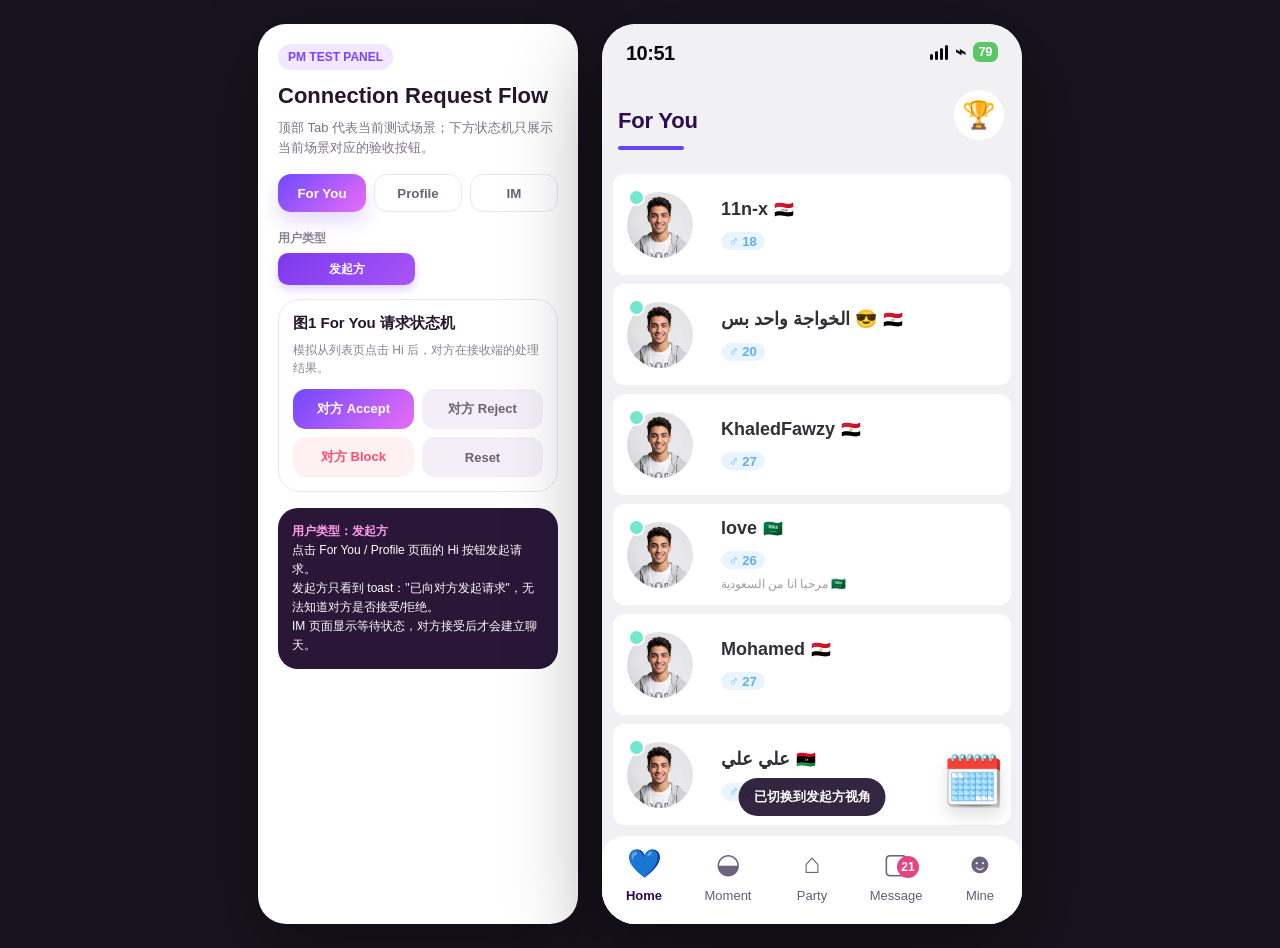
<file: index.html>
<!DOCTYPE html>
<!-- saved from url=(0053)file:///Users/shilv/Downloads/html-preview%20(2).html -->
<html lang="en">
<head>
  <meta http-equiv="Content-Type" content="text/html; charset=UTF-8">
  <meta name="viewport" content="width=device-width, initial-scale=1.0">
  <title>Laka Connection Request Flow</title>
  <link rel="stylesheet" href="style.css">
</head>

<body>
  <aside class="test-panel">
    <div class="panel-label">PM TEST PANEL</div>
    <div class="panel-title">Connection Request Flow</div>
    <div class="panel-desc">
      顶部 Tab 代表当前测试场景；下方状态机只展示当前场景对应的验收按钮。
    </div>

    <div class="switcher">
      <button class="active" data-page="home" onclick="showPage('home')">For You</button>
      <button data-page="profile" onclick="showPage('profile')">Profile</button>
      <button data-page="im" onclick="showPage('im')">IM</button>
    </div>

    <!-- 用户类型切换 -->
    <div style="margin-bottom:14px" id="userTypeSection">
      <div style="font-size:12px;color:#8a8093;font-weight:700;margin-bottom:6px">用户类型</div>
      <div class="type-switcher">
        <button class="type-btn active" data-type="receiver" onclick="switchUserType('receiver')" id="receiverBtn">接收方</button>
        <button class="type-btn" data-type="sender" onclick="switchUserType('sender')" id="senderBtn">发起方</button>
      </div>
    </div>

    <!-- 等级切换 Tab -->
    <div style="margin-bottom:14px" id="levelSection">
      <div style="font-size:12px;color:#8a8093;font-weight:700;margin-bottom:6px">当前用户等级</div>
      <div class="level-switcher">
        <button class="level-btn active" data-level="s" onclick="switchLevel('s')">S 级</button>
        <button class="level-btn" data-level="a" onclick="switchLevel('a')">A 级</button>
        <button class="level-btn" data-level="b" onclick="switchLevel('b')">B 级</button>
        <button class="level-btn" data-level="c" onclick="switchLevel('c')">C 级</button>
        <button class="level-btn" data-level="d" onclick="switchLevel('d')">D 级</button>
      </div>
    </div>

    <div class="machine-area">
      <div class="machine-scene active" id="homeMachine">
        <div class="machine-block">
          <h3>图1 For You 请求状态机</h3>
          <p>模拟从列表页点击 Hi 后，对方在接收端的处理结果。</p>
          <div class="machine-actions">
            <button class="accept" onclick="resolveHi('home','accept')">对方 Accept</button>
            <button class="reject" onclick="resolveHi('home','reject')">对方 Reject</button>
            <button class="block" onclick="resolveHi('home','block')">对方 Block</button>
            <button class="reject" onclick="resetHi('home')">Reset</button>
          </div>
        </div>
      </div>

      <div class="machine-scene" id="profileMachine">
        <div class="machine-block">
          <h3>Profile 打招呼状态机</h3>
          <p>模拟 Profile 页面打招呼的 3 种状态。</p>
          <div class="machine-actions">
            <button class="accept" onclick="setProfileSendState('first')">首次发送</button>
            <button class="accept" onclick="setProfileSendState('7day')">7天后发送</button>
            <button class="block" onclick="setProfileSendState('cooldown')">冷却中</button>
            <button class="reject" onclick="resetProfileSendState()">Reset</button>
          </div>
        </div>
      </div>

      <div class="machine-scene" id="imMachine">
        <div class="machine-block">
          <h3>IM 接收方状态机</h3>
          <p>模拟接收方在 message request 状态下的两种子状态。</p>
          <div class="machine-actions">
            <button class="accept" onclick="setImState('pending')">发送第1条消息</button>
            <button class="block" onclick="setImState('inputDisabled')">输入框置灰</button>
            <button class="reject" onclick="resetImState()">Reset</button>
          </div>
        </div>
      </div>
    </div>

    <div class="status-log" id="statusLog"><b>For You 场景:</b><br>当前测试列表页点击 Hi 后的请求链路。点击 Hi 后只 toast：已向对方发起请求。</div>
  </aside>

  <main class="phone">
    <div class="toast" id="toast">IM 请求已 Delete</div>

    <section class="screen home-screen active" id="homeScreen">
      <div class="status-bar">
        <div>10:51 ︎</div>
        <div class="status-icons">
          <div class="signal"><span></span><span></span><span></span><span></span></div>
          <div class="wifi">⌁</div>
          <div class="battery">79</div>
        </div>
      </div>

      <header class="home-header">
        <div class="home-title">For You</div>
        <div class="trophy">🏆</div>
      </header>

      <div class="user-list">
        <div class="user-card" onclick="showPage('profile')">
          <div class="online-dot"></div>
          <div class="avatar-cartoon"><img src="avatar_male.png" alt=""></div>
          <div>
            <div class="user-name">11n-x <span class="flag">🇮🇶</span></div>
            <div class="age">♂ 18</div>
          </div>
        </div>

        <div class="user-card" onclick="showPage('profile')">
          <div class="online-dot"></div>
          <div class="avatar-photo"><img src="avatar_male.png" alt=""></div>
          <div>
            <div class="user-name">الخواجة واحد بس 😎 <span class="flag">🇪🇬</span></div>
            <div class="age">♂ 20</div>
          </div>
        </div>

        <div class="user-card" onclick="showPage('profile')">
          <div class="online-dot"></div>
          <div class="avatar-cartoon"><img src="avatar_male.png" alt=""></div>
          <div>
            <div class="user-name">KhaledFawzy <span class="flag">🇪🇬</span></div>
            <div class="age">♂ 27</div>
          </div>
        </div>

        <div class="user-card" onclick="showPage('profile')">
          <div class="online-dot"></div>
          <div class="avatar-shadow"><img src="avatar_male.png" alt=""></div>
          <div>
            <div class="user-name">love <span class="flag">🇸🇦</span></div>
            <div class="age">♂ 26</div>
            <div class="bio-small">مرحبا انا من السعودية 🇸🇦</div>
          </div>
        </div>

        <div class="user-card" onclick="showPage('profile')">
          <div class="online-dot"></div>
          <div class="avatar-cartoon"><img src="avatar_male.png" alt=""></div>
          <div>
            <div class="user-name">Mohamed <span class="flag">🇪🇬</span></div>
            <div class="age">♂ 27</div>
          </div>
        </div>

        <div class="user-card" onclick="showPage('profile')">
          <div class="online-dot"></div>
          <div class="avatar-cartoon"><img src="avatar_male.png" alt=""></div>
          <div>
            <div class="user-name">علي علي <span class="flag">🇱🇾</span></div>
            <div class="age">♂ 26</div>
          </div>
        </div>
      </div>

      <div class="calendar-float">🗓️</div>

      <nav class="home-tabbar">
        <div class="tab-item active"><div class="tab-icon">💙</div>Home</div>
        <div class="tab-item"><div class="tab-icon">◒</div>Moment</div>
        <div class="tab-item"><div class="tab-icon">⌂</div>Party</div>
        <div class="tab-item"><div class="tab-icon">▢</div><span class="badge">21</span>Message</div>
        <div class="tab-item"><div class="tab-icon">☻</div>Mine</div>
      </nav>
    </section>

    <section class="screen profile-screen" id="profileScreen">
      <div class="profile-hero">
        <div class="hero-shadow"></div>

        <div class="status-bar">
          <div>10:53 ︎</div>
          <div class="status-icons">
            <div class="signal"><span></span><span></span><span></span><span></span></div>
            <div class="wifi">⌁</div>
            <div class="battery">80</div>
          </div>
        </div>

        <div class="hero-btn hero-back">←</div>
        <div class="hero-btn hero-more">•••</div>
        <div class="hero-avatar"><img src="avatar_male.png" alt=""></div>

        <div class="hero-info">
          <div class="hero-name">
            love
            <span class="flag">🇸🇦</span>
            <span class="video-badge" id="videoBadge" onclick="showVideoTooltip()">
              <svg viewBox="0 0 20 20" width="16" height="16" fill="none" stroke="#c084fc" stroke-width="1.6" stroke-linecap="round" stroke-linejoin="round"><path d="M13 6l5-3v11l-5-3"/><rect x="2" y="5" width="11" height="10" rx="1.8"/></svg>
              <span class="video-tooltip" id="videoTooltip">Video Call Supported</span>
            </span>
            <span class="online-pill">1 minutes ago online</span>
          </div>
          <div class="id-row">ID: 48498026 ⧉</div>
          <div class="age">♂ 26</div>
        </div>

        <div class="thumbs">
          <div class="thumb"></div><div class="thumb active"></div><div class="thumb white"></div>
          <div class="thumb"></div><div class="thumb"></div><div class="thumb"></div>
          <div class="thumb"></div><div class="thumb"></div><div class="thumb"></div>
        </div>
      </div>

      <div class="profile-sheet">
        <div class="profile-tabs">
          <div class="active">Profile</div>
          <div>Relation</div>
          <div>Moment</div>
        </div>

        <h3 class="section-title">Bio</h3>
        <div class="bio-text">مرحبا انا من السعودية 🇸🇦</div>

        <div class="gift-row">
          <h3 class="section-title" style="margin:0">Gift gallery</h3>
          <div>0 ›</div>
        </div>
        <div class="gift-empty">▱ No gifts available for now.</div>

        <h3 class="section-title">Tag</h3>
        <div class="tags">
          <div class="tag">🤡Funny</div>
          <div class="tag">✈Travel</div>
          <div class="tag">😁Always Happy</div>
          <div class="tag">⚽ Football</div>
          <div class="tag">💕 Make Friend</div>
        </div>

        <h3 class="section-title">Basic information</h3>
        <div class="joined">⚑ Joined 28 minutes ago</div>
      </div>

      <div class="profile-bottom">
        <div class="round-action">⚭</div>
        <div class="round-action">♔</div>
        <div class="round-action">•••</div>
        <div class="say-hi" onclick="sendHi('profile','love')">👋</div>
      </div>
    </section>

    <section class="screen im-screen" id="imScreen">
      <div class="status-bar">
        <div>15:54 ︎</div>
        <div class="status-icons">
          <div class="signal"><span></span><span></span><span></span><span></span></div>
          <div class="battery">82</div>
        </div>
      </div>

      <header class="chat-header">
        <div class="round-btn">←</div>
        <div class="profile-title">
          <div class="mini-avatar"><img src="avatar_male.png" alt=""></div>
          <span id="imName">Amar</span>
        </div>
        <div class="round-btn">•••</div>
      </header>

      <section class="request-info">
        <div class="request-title" id="requestTitle">Message request deleted</div>
        <div class="request-desc" id="requestDesc">The sender side remains silent.</div>
      </section>

      <section class="reward-card">
        <div class="reward-left">
          <span class="diamond">0💎</span>
          You get<br>He sent <b>0</b>
        </div>
        <div>
          <div class="reward-title">Reply in 2 min to get all~</div>
          <div class="reward-track"><span>44</span><span>198</span><span>440</span><span>1100</span><span>1980</span><span>3080</span></div>
          <div class="reward-num"><span>1</span><span>3</span><span>5</span><span>10</span><span>15</span><span>20</span></div>
        </div>
        <div style="color:#b943f5;font-size:13px;font-weight:700">detail</div>
      </section>

      <section class="im-profile-card">
        <div class="user-name" id="imCardName">Amar <span class="flag">🇮🇶</span></div>
        <div class="age">♂ 18</div>
      </section>

      <div class="im-date">Jun 26, 11:01</div>
      <div class="system-tip" id="systemTip">This request has been removed.</div>
      <div class="message-bubble" id="messageBubble" style="display: none;">Hi, I just sent you a request 😊</div>
      <div class="message-hint" id="messageHint" style="display: none;"></div>

      <section class="bottom-panel">
        <div class="panel-section" id="pendingPanel">
          <div class="action-copy"><b>Once accepted, you can both start chatting.</b></div>
          <div class="action-tabs receiver-actions">
            <button class="action-btn block" onclick="setImState('blocked')">Block</button>
            <button class="action-btn delete" onclick="setImState('deleted')">Delete</button>
            <button class="action-btn accept" onclick="setImState('accepted')">Accept</button>
          </div>
        </div>

        <!-- 输入框置灰面板 -->
        <div class="panel-section" id="inputDisabledPanel">
          <div class="action-copy">Wait for them to accept your request before you can chat.</div>

          <!-- 置灰输入框（不可输入） -->
          <div class="pending-input-area">
            <div class="input-row pending-input-row">
              <div class="input input-disabled" contenteditable="false" id="disabledInput">Input disabled...</div>
              <button class="send send-disabled" disabled>➤</button>
            </div>
          </div>

          <div class="action-tabs receiver-actions">
            <button class="action-btn block" onclick="setImState('blocked')">Block</button>
            <button class="action-btn delete" onclick="setImState('deleted')">Delete</button>
            <button class="action-btn accept" onclick="setImState('accepted')">Accept</button>
          </div>
        </div>

        <div class="panel-section" id="blockedPanel">
          <div class="state-center">
            <div class="state-icon">🚫</div>
            <b>Request blocked</b>
            <p style="color:#8c8194;font-size:12px">The sender will not receive a direct rejection notice.</p>
          </div>
        </div>

        <div class="panel-section active" id="deletedPanel">
          <div class="state-center">
            <div class="state-icon">✕</div>
            <b>Message request deleted</b>
            <p style="color:#8c8194;font-size:12px">The sender side remains silent.</p>
          </div>
        </div>

        <div class="panel-section" id="rejectedPanel">
          <div class="state-center">
            <div class="state-icon">✕</div>
            <b>Message request rejected</b>
            <p style="color:#8c8194;font-size:12px">The sender will be notified that you declined the request.</p>
          </div>
        </div>

        <div class="panel-section" id="acceptedPanel">
          <!-- Accept 后只保留输入框 -->
          <div class="pending-input-area">
            <div class="input-row pending-input-row">
              <div class="input" contenteditable="true" id="acceptedInput" onfocus="if(this.textContent==='Say something...')this.textContent=''" onblur="if(this.textContent==='')this.textContent='Say something...'">Say something...</div>
              <button class="send" onclick="sendAcceptedMessage()">➤</button>
            </div>
          </div>
        </div>

        <!-- 发起方等待面板 -->
        <div class="panel-section" id="senderWaitingPanel">
          <!-- 发起方输入框状态 -->
          <div class="pending-input-area">
            <div class="input-row pending-input-row">
              <div class="input" contenteditable="true" id="senderInput" onfocus="if(this.textContent==='Say something...')this.textContent=''" onblur="if(this.textContent==='')this.textContent='Say something...'">Say something...</div>
              <button class="send" onclick="sendSenderMessage()">➤</button>
            </div>
          </div>
        </div>

        <!-- Profile 首次/7天后发送面板：自动发送消息后展示，只保留输入框 -->
        <div class="panel-section" id="profileAutoSentPanel">
          <div class="pending-input-area">
            <div class="input-row pending-input-row">
              <div class="input" contenteditable="true" id="profileAutoSentInput" onfocus="if(this.textContent==='Say something...')this.textContent=''" onblur="if(this.textContent==='')this.textContent='Say something...'">Say something...</div>
              <button class="send" onclick="sendProfileAutoSentMessage()">➤</button>
            </div>
          </div>
        </div>
      </section>
    </section>
  </main>

  <script src="app.js"></script>
</body>
</html>
</file>
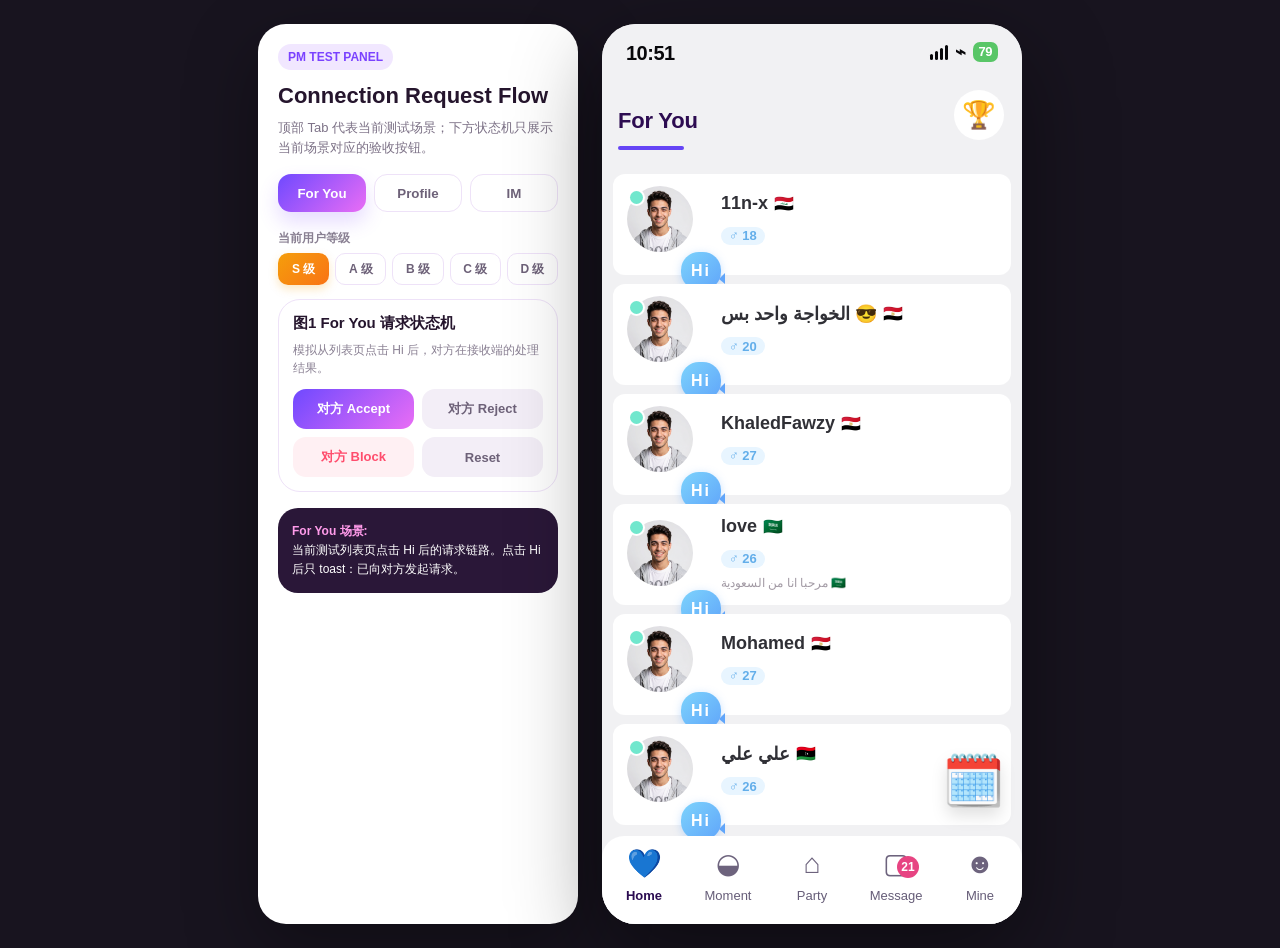
<file: ios建联优化.html>
<!DOCTYPE html>
<!-- saved from url=(0053)file:///Users/shilv/Downloads/html-preview%20(2).html -->
<html lang="en">
<head>
  <meta http-equiv="Content-Type" content="text/html; charset=UTF-8">
  <meta name="viewport" content="width=device-width, initial-scale=1.0">
  <title>Laka Connection Request Flow</title>
  <link rel="stylesheet" href="style.css">
</head>

<body>
  <aside class="test-panel">
    <div class="panel-label">PM TEST PANEL</div>
    <div class="panel-title">Connection Request Flow</div>
    <div class="panel-desc">
      顶部 Tab 代表当前测试场景；下方状态机只展示当前场景对应的验收按钮。
    </div>

    <div class="switcher">
      <button class="active" data-page="home" onclick="showPage('home')">For You</button>
      <button data-page="profile" onclick="showPage('profile')">Profile</button>
      <button data-page="im" onclick="showPage('im')">IM</button>
    </div>

    <!-- 等级切换 Tab -->
    <div style="margin-bottom:14px">
      <div style="font-size:12px;color:#8a8093;font-weight:700;margin-bottom:6px">当前用户等级</div>
      <div class="level-switcher">
        <button class="level-btn active" data-level="s" onclick="switchLevel('s')">S 级</button>
        <button class="level-btn" data-level="a" onclick="switchLevel('a')">A 级</button>
        <button class="level-btn" data-level="b" onclick="switchLevel('b')">B 级</button>
        <button class="level-btn" data-level="c" onclick="switchLevel('c')">C 级</button>
        <button class="level-btn" data-level="d" onclick="switchLevel('d')">D 级</button>
      </div>
    </div>

    <div class="machine-area">
      <div class="machine-scene active" id="homeMachine">
        <div class="machine-block">
          <h3>图1 For You 请求状态机</h3>
          <p>模拟从列表页点击 Hi 后，对方在接收端的处理结果。</p>
          <div class="machine-actions">
            <button class="accept" onclick="resolveHi('home','accept')">对方 Accept</button>
            <button class="reject" onclick="resolveHi('home','reject')">对方 Reject</button>
            <button class="block" onclick="resolveHi('home','block')">对方 Block</button>
            <button class="reject" onclick="resetHi('home')">Reset</button>
          </div>
        </div>
      </div>

      <div class="machine-scene" id="profileMachine">
        <div class="machine-block">
          <h3>图2 Profile 请求状态机</h3>
          <p>模拟从个人资料页点击 Say Hi 后，对方在接收端的处理结果。</p>
          <div class="machine-actions">
            <button class="accept" onclick="resolveHi('profile','accept')">对方 Accept</button>
            <button class="reject" onclick="resolveHi('profile','reject')">对方 Reject</button>
            <button class="block" onclick="resolveHi('profile','block')">对方 Block</button>
            <button class="reject" onclick="resetHi('profile')">Reset</button>
          </div>
        </div>
      </div>

      <div class="machine-scene" id="imMachine">
        <div class="machine-block">
          <h3>IM 接收方状态机</h3>
          <p>模拟接收方进入 message request 后，对请求进行 Block / Delete / Accept。</p>
          <div class="machine-actions">
            <button class="accept" onclick="setImState('accepted')">Accept</button>
            <button class="reject" onclick="setImState('deleted')">Delete</button>
            <button class="block" onclick="setImState('blocked')">Block</button>
            <button class="reject" onclick="resetImState()">Reset</button>
          </div>
        </div>
      </div>
    </div>

    <div class="status-log" id="statusLog"><b>For You 场景:</b><br>当前测试列表页点击 Hi 后的请求链路。点击 Hi 后只 toast：已向对方发起请求。</div>
  </aside>

  <main class="phone">
    <div class="toast" id="toast">IM 请求已 Delete</div>

    <section class="screen home-screen active" id="homeScreen">
      <div class="status-bar">
        <div>10:51 ︎</div>
        <div class="status-icons">
          <div class="signal"><span></span><span></span><span></span><span></span></div>
          <div class="wifi">⌁</div>
          <div class="battery">79</div>
        </div>
      </div>

      <header class="home-header">
        <div class="home-title">For You</div>
        <div class="trophy">🏆</div>
      </header>

      <div class="user-list">
        <div class="user-card">
          <div class="online-dot"></div>
          <div class="avatar-cartoon"><img src="avatar_male.png" alt=""></div>
          <div>
            <div class="user-name">11n-x <span class="flag">🇮🇶</span></div>
            <div class="age">♂ 18</div>
          </div>
          <div class="hi-bubble" onclick="sendHi('home','11n-x')">Hi</div>
        </div>

        <div class="user-card">
          <div class="online-dot"></div>
          <div class="avatar-photo"><img src="avatar_male.png" alt=""></div>
          <div>
            <div class="user-name">الخواجة واحد بس 😎 <span class="flag">🇪🇬</span></div>
            <div class="age">♂ 20</div>
          </div>
          <div class="hi-bubble" onclick="sendHi('home','الخواجة')">Hi</div>
        </div>

        <div class="user-card">
          <div class="online-dot"></div>
          <div class="avatar-cartoon"><img src="avatar_male.png" alt=""></div>
          <div>
            <div class="user-name">KhaledFawzy <span class="flag">🇪🇬</span></div>
            <div class="age">♂ 27</div>
          </div>
          <div class="hi-bubble" onclick="sendHi('home','KhaledFawzy')">Hi</div>
        </div>

        <div class="user-card">
          <div class="online-dot"></div>
          <div class="avatar-shadow"><img src="avatar_male.png" alt=""></div>
          <div>
            <div class="user-name">love <span class="flag">🇸🇦</span></div>
            <div class="age">♂ 26</div>
            <div class="bio-small">مرحبا انا من السعودية 🇸🇦</div>
          </div>
          <div class="hi-bubble" onclick="sendHi('home','love')">Hi</div>
        </div>

        <div class="user-card">
          <div class="online-dot"></div>
          <div class="avatar-cartoon"><img src="avatar_male.png" alt=""></div>
          <div>
            <div class="user-name">Mohamed <span class="flag">🇪🇬</span></div>
            <div class="age">♂ 27</div>
          </div>
          <div class="hi-bubble" onclick="sendHi('home','Mohamed')">Hi</div>
        </div>

        <div class="user-card">
          <div class="online-dot"></div>
          <div class="avatar-cartoon"><img src="avatar_male.png" alt=""></div>
          <div>
            <div class="user-name">علي علي <span class="flag">🇱🇾</span></div>
            <div class="age">♂ 26</div>
          </div>
          <div class="hi-bubble" onclick="sendHi('home','Ali')">Hi</div>
        </div>
      </div>

      <div class="calendar-float">🗓️</div>

      <nav class="home-tabbar">
        <div class="tab-item active"><div class="tab-icon">💙</div>Home</div>
        <div class="tab-item"><div class="tab-icon">◒</div>Moment</div>
        <div class="tab-item"><div class="tab-icon">⌂</div>Party</div>
        <div class="tab-item"><div class="tab-icon">▢</div><span class="badge">21</span>Message</div>
        <div class="tab-item"><div class="tab-icon">☻</div>Mine</div>
      </nav>
    </section>

    <section class="screen profile-screen" id="profileScreen">
      <div class="profile-hero">
        <div class="hero-shadow"></div>

        <div class="status-bar">
          <div>10:53 ︎</div>
          <div class="status-icons">
            <div class="signal"><span></span><span></span><span></span><span></span></div>
            <div class="wifi">⌁</div>
            <div class="battery">80</div>
          </div>
        </div>

        <div class="hero-btn hero-back">←</div>
        <div class="hero-btn hero-more">•••</div>
        <div class="hero-avatar"><img src="avatar_male.png" alt=""></div>

        <div class="hero-info">
          <div class="hero-name">
            love
            <span class="flag">🇸🇦</span>
            <span class="video-badge" id="videoBadge" onclick="showVideoTooltip()">
              <svg viewBox="0 0 20 20" width="16" height="16" fill="none" stroke="#c084fc" stroke-width="1.6" stroke-linecap="round" stroke-linejoin="round"><path d="M13 6l5-3v11l-5-3"/><rect x="2" y="5" width="11" height="10" rx="1.8"/></svg>
              <span class="video-tooltip" id="videoTooltip">Video Call Supported</span>
            </span>
            <span class="online-pill">1 minutes ago online</span>
          </div>
          <div class="id-row">ID: 48498026 ⧉</div>
          <div class="age">♂ 26</div>
        </div>

        <div class="thumbs">
          <div class="thumb"></div><div class="thumb active"></div><div class="thumb white"></div>
          <div class="thumb"></div><div class="thumb"></div><div class="thumb"></div>
          <div class="thumb"></div><div class="thumb"></div><div class="thumb"></div>
        </div>
      </div>

      <div class="profile-sheet">
        <div class="profile-tabs">
          <div class="active">Profile</div>
          <div>Relation</div>
          <div>Moment</div>
        </div>

        <h3 class="section-title">Bio</h3>
        <div class="bio-text">مرحبا انا من السعودية 🇸🇦</div>

        <div class="gift-row">
          <h3 class="section-title" style="margin:0">Gift gallery</h3>
          <div>0 ›</div>
        </div>
        <div class="gift-empty">▱ No gifts available for now.</div>

        <h3 class="section-title">Tag</h3>
        <div class="tags">
          <div class="tag">🤡Funny</div>
          <div class="tag">✈Travel</div>
          <div class="tag">😁Always Happy</div>
          <div class="tag">⚽ Football</div>
          <div class="tag">💕 Make Friend</div>
        </div>

        <h3 class="section-title">Basic information</h3>
        <div class="joined">⚑ Joined 28 minutes ago</div>
      </div>

      <div class="profile-bottom">
        <div class="round-action">⚭</div>
        <div class="round-action">♔</div>
        <div class="round-action">•••</div>
        <div class="say-hi" onclick="sendHi('profile','love')"><span>💗</span> Say Hi</div>
      </div>
    </section>

    <section class="screen im-screen" id="imScreen">
      <div class="status-bar">
        <div>15:54 ︎</div>
        <div class="status-icons">
          <div class="signal"><span></span><span></span><span></span><span></span></div>
          <div class="battery">82</div>
        </div>
      </div>

      <header class="chat-header">
        <div class="round-btn">←</div>
        <div class="profile-title">
          <div class="mini-avatar"><img src="avatar_male.png" alt=""></div>
          <span id="imName">Amar</span>
        </div>
        <div class="round-btn">•••</div>
      </header>

      <section class="request-info">
        <div class="request-title" id="requestTitle">Message request deleted</div>
        <div class="request-desc" id="requestDesc">The sender side remains silent.</div>
      </section>

      <section class="reward-card">
        <div class="reward-left">
          <span class="diamond">0💎</span>
          You get<br>He sent <b>0</b>
        </div>
        <div>
          <div class="reward-title">Reply in 2 min to get all~</div>
          <div class="reward-track"><span>44</span><span>198</span><span>440</span><span>1100</span><span>1980</span><span>3080</span></div>
          <div class="reward-num"><span>1</span><span>3</span><span>5</span><span>10</span><span>15</span><span>20</span></div>
        </div>
        <div style="color:#b943f5;font-size:13px;font-weight:700">detail</div>
      </section>

      <section class="im-profile-card">
        <div class="user-name" id="imCardName">Amar <span class="flag">🇮🇶</span></div>
        <div class="age">♂ 18</div>
      </section>

      <div class="im-date">Jun 26, 11:01</div>
      <div class="system-tip" id="systemTip">This request has been removed.</div>
      <div class="message-bubble" id="messageBubble" style="display: none;">Hi, I just sent you a request 😊</div>

      <section class="bottom-panel">
        <div class="panel-section" id="pendingPanel">
          <div class="action-copy">This user wants to start a chat with you. Choose how to handle this request.</div>
          <div class="action-tabs">
            <button class="action-btn block" onclick="setImState('blocked')">Block</button>
            <button class="action-btn delete" onclick="setImState('deleted')">Delete</button>
            <button class="action-btn accept" onclick="setImState('accepted')">Accept</button>
          </div>
        </div>

        <div class="panel-section" id="blockedPanel">
          <div class="state-center">
            <div class="state-icon">🚫</div>
            <b>Request blocked</b>
            <p style="color:#8c8194;font-size:12px">The sender will not receive a direct rejection notice.</p>
          </div>
        </div>

        <div class="panel-section active" id="deletedPanel">
          <div class="state-center">
            <div class="state-icon">✕</div>
            <b>Message request deleted</b>
            <p style="color:#8c8194;font-size:12px">The sender side remains silent.</p>
          </div>
        </div>

        <div class="panel-section" id="acceptedPanel">
          <div class="chat-input-section">
            <div class="quick-replies">
              <div class="quick">...ببساطتك ه</div>
              <div class="quick">...أحب دقة م</div>
              <div class="quick">...مساء الخير</div>
            </div>
            <div class="input-row">
              <div class="input">Say something...</div>
              <button class="send">➤</button>
            </div>
            <div class="chat-toolbar">
              <!-- 相册 -->
              <button class="tb-btn"><svg viewBox="0 0 24 24"><rect x="3" y="3" width="18" height="18" rx="3"/><circle cx="8.5" cy="8.5" r="1.5"/><path d="M21 15l-5-5L5 21"/></svg></button>
              <!-- 上锁话筒 -->
              <button class="tb-btn"><svg viewBox="0 0 24 24"><path d="M12 2a3 3 0 00-3 3v7a3 3 0 006 0V5a3 3 0 00-3-3z"/><path d="M19 10v2a7 7 0 01-14 0v-2"/><line x1="12" y1="17" x2="12" y2="21"/><rect x="9" y="15" width="6" height="5" rx="1.2"/><path d="M11 15v-1.5a1 1 0 012 0V15" fill="none"/><circle cx="12" cy="17.8" r="0.8"/></svg></button>
              <!-- 礼物(橙色) -->
              <button class="tb-btn tb-gift"><svg viewBox="0 0 24 24"><path d="M20 12v10H4V12"/><path d="M2 7h20v5H2z"/><path d="M12 22V7"/><path d="M12 7h4.5a2.5 2.5 0 000-5c-1.6 0-3 1.8-4.5 5z"/><path d="M12 7H7.5A2.5 2.5 0 017.5 2C9.1 2 10.5 3.8 12 7z"/></svg></button>
              <!-- 表情 -->
              <button class="tb-btn"><svg viewBox="0 0 24 24"><circle cx="12" cy="12" r="10"/><path d="M8 14s1.5 2 4 2 4-2 4-2"/><line x1="9" y1="9" x2="9.01" y2="9" stroke-width="3"/><line x1="15" y1="9" x2="15.01" y2="9" stroke-width="3"/></svg></button>
              <!-- 上锁视频 -->
              <button class="tb-btn" id="videoCallBtn" onclick="handleVideoCall()"><svg viewBox="0 0 24 24"><path d="M15 8l5-3v10l-5-3"/><rect x="3" y="6" width="13" height="10" rx="2"/><rect x="9" y="14.5" width="5" height="4" rx="1"/><path d="M10.8 14.5v-1.2a.7 .7 0 011.4 0v1.2" fill="none"/><circle cx="11.5" cy="16.8" r="0.65"/></svg></button>
            </div>
          </div>
        </div>
      </section>
    </section>
  </main>

  <script src="app.js"></script>
</body>
</html>
</file>
<file: style.css>
/* ========== 全局基础样式 ========== */
*{box-sizing:border-box}
body{
  margin:0;
  min-height:100vh;
  background:#18141f;
  font-family:-apple-system,BlinkMacSystemFont,"SF Pro Display","Helvetica Neue",Arial,sans-serif;
  display:flex;
  align-items:center;
  justify-content:center;
  gap:24px;
  padding:24px;
  color:#25152d;
}

/* ========== 测试面板 ========== */
.test-panel{
  width:320px;
  min-height:900px;
  border-radius:28px;
  background:#fff;
  padding:20px;
  box-shadow:0 24px 70px rgba(0,0,0,.35);
}
.panel-label{
  display:inline-flex;
  height:26px;
  padding:0 10px;
  align-items:center;
  border-radius:999px;
  background:#f1e7ff;
  color:#7a42ff;
  font-size:12px;
  font-weight:850;
  margin-bottom:12px;
}
.panel-title{
  font-size:22px;
  font-weight:900;
  line-height:28px;
  margin-bottom:8px;
}
.panel-desc{
  font-size:13px;
  line-height:20px;
  color:#7d7287;
  margin-bottom:16px;
}
.switcher{
  display:grid;
  grid-template-columns:repeat(3,1fr);
  gap:8px;
  margin-bottom:18px;
}
.switcher button{
  height:38px;
  border:1px solid #eee2f8;
  border-radius:13px;
  background:#fff;
  color:#6d6178;
  font-weight:800;
  cursor:pointer;
}
.switcher button.active{
  color:#fff;
  border:none;
  background:linear-gradient(135deg,#6f49ff,#e96df5);
  box-shadow:0 10px 20px rgba(128,73,255,.2);
}

/* ========== 状态机区域 ========== */
.machine-area{
  margin-bottom:14px;
}
.machine-scene{
  display:none;
  animation:sceneFade .22s ease both;
}
.machine-scene.active{
  display:block;
}
@keyframes sceneFade{
  from{opacity:0;transform:translateY(8px)}
  to{opacity:1;transform:translateY(0)}
}

.machine-block{
  border-radius:22px;
  border:1px solid #eee2f8;
  padding:14px;
  margin-bottom:14px;
  background:#fff;
}
.machine-block h3{
  margin:0 0 8px;
  font-size:15px;
  font-weight:900;
}
.machine-block p{
  margin:0 0 12px;
  color:#8a8093;
  font-size:12px;
  line-height:18px;
}
.machine-actions{
  display:grid;
  grid-template-columns:1fr 1fr;
  gap:8px;
}
.machine-actions button{
  height:40px;
  border:none;
  border-radius:13px;
  font-size:13px;
  font-weight:850;
  cursor:pointer;
}
.machine-actions .accept{
  color:#fff;
  background:linear-gradient(135deg,#6f49ff,#e96df5);
}
.machine-actions .reject{
  color:#6d6178;
  background:#f3eef7;
}
.machine-actions .block{
  color:#ff4d6d;
  background:#fff0f3;
}
.status-log{
  margin-top:16px;
  border-radius:20px;
  background:#2a1738;
  color:#fff;
  padding:14px;
  font-size:12px;
  line-height:19px;
}
.status-log b{color:#ff9bea}

/* ========== 手机模拟器 ========== */
.phone{
  width:420px;
  height:900px;
  border-radius:34px;
  overflow:hidden;
  position:relative;
  background:#f1f1f3;
  box-shadow:0 30px 90px rgba(0,0,0,.45);
}

/* ========== 屏幕通用 ========== */
.screen{
  display:none;
  width:100%;
  height:100%;
  position:absolute;
  inset:0;
  background:#f1f1f3;
  overflow:hidden;
}
.screen.active{display:block}

/* ========== 状态栏 ========== */
.status-bar{
  height:58px;
  padding:18px 24px 0;
  display:flex;
  justify-content:space-between;
  align-items:flex-start;
  color:#08070a;
  font-size:20px;
  font-weight:800;
  letter-spacing:-.5px;
  position:relative;
  z-index:5;
}
.status-icons{
  display:flex;
  align-items:center;
  gap:7px;
  font-size:14px;
  font-weight:900;
}
.signal{
  display:flex;
  gap:2px;
  align-items:flex-end;
  height:16px;
}
.signal span{
  width:3px;
  border-radius:2px;
  background:#08070a;
  display:block;
}
.signal span:nth-child(1){height:6px}
.signal span:nth-child(2){height:9px}
.signal span:nth-child(3){height:12px}
.signal span:nth-child(4){height:15px}
.wifi{
  font-size:18px;
  line-height:14px;
}
.battery{
  background:#59c667;
  color:#fff;
  padding:1px 6px;
  border-radius:7px;
  font-size:13px;
  line-height:18px;
}

/* ========== Toast 提示 ========== */
.toast{
  position:absolute;
  left:50%;
  bottom:108px;
  transform:translateX(-50%) translateY(12px);
  padding:10px 15px;
  border-radius:999px;
  background:rgba(35,20,48,.92);
  color:#fff;
  font-size:13px;
  font-weight:700;
  opacity:0;
  pointer-events:none;
  white-space:nowrap;
  transition:.22s ease;
  z-index:50;
}
.toast.show{
  opacity:1;
  transform:translateX(-50%) translateY(0);
}

/* ========== For You 页面 ========== */
.home-screen{
  background:#f1f1f3;
}
.home-header{
  height:92px;
  padding:26px 16px 0;
  position:relative;
}
.home-title{
  font-size:22px;
  color:#2d0c51;
  font-weight:900;
  letter-spacing:-.2px;
}
.home-title:after{
  content:"";
  display:block;
  width:66px;
  height:4px;
  border-radius:4px;
  margin-top:12px;
  background:#6545f5;
}
.trophy{
  position:absolute;
  right:18px;
  top:8px;
  width:50px;
  height:50px;
  border-radius:50%;
  background:#fff;
  display:flex;
  align-items:center;
  justify-content:center;
  font-size:27px;
}
.user-list{
  padding:0 11px 96px;
  height:calc(100% - 150px);
  overflow:hidden;
}
.user-card{
  height:101px;
  background:#fff;
  border-radius:12px;
  margin-bottom:9px;
  display:grid;
  grid-template-columns:94px 1fr;
  align-items:center;
  padding:12px 16px 12px 14px;
  position:relative;
  cursor:pointer;
}
.online-dot{
  width:13px;
  height:13px;
  background:#71e7cd;
  border-radius:50%;
  position:absolute;
  left:17px;
  top:17px;
  box-shadow:0 0 0 2px #fff;
  z-index:2;
}
.avatar-cartoon,.avatar-photo,.avatar-shadow{
  width:66px;
  height:66px;
  border-radius:50%;
  background:#e8e0f0;
  position:relative;
  overflow:hidden;
  flex-shrink:0;
}
.avatar-cartoon img,.avatar-photo img,.avatar-shadow img{
  width:100%;
  height:100%;
  object-fit:cover;
  display:block;
}
.user-name{
  font-size:18px;
  font-weight:900;
  color:#303036;
  display:flex;
  align-items:center;
  gap:6px;
  margin-bottom:12px;
  white-space:nowrap;
}
.flag{
  font-size:16px;
  font-weight:400;
}
.age{
  display:inline-flex;
  height:18px;
  padding:0 8px;
  align-items:center;
  border-radius:999px;
  background:#e8f5ff;
  color:#63aeea;
  font-size:13px;
  font-weight:700;
}
.bio-small{
  margin-top:8px;
  color:#a29aa4;
  font-size:12px;
}
.hi-bubble{
  width:40px;
  height:38px;
  border-radius:18px;
  background:linear-gradient(135deg,#7dd3fc,#60a5fa);
  color:#fff;
  display:flex;
  align-items:center;
  justify-content:center;
  font-size:16px;
  font-weight:700;
  letter-spacing:2px;
  justify-self:end;
  position:relative;
  cursor:pointer;
  box-shadow:0 2px 8px rgba(96,165,250,.35);
}
.hi-bubble:after{
  content:"";
  position:absolute;
  right:-4px;
  bottom:6px;
  width:0;
  height:0;
  border-width:6px 6px 5px 0;
  border-style:solid;
  border-color:transparent #60a5fa transparent transparent;
}
.calendar-float{
  position:absolute;
  right:18px;
  bottom:114px;
  font-size:50px;
  z-index:4;
  filter:drop-shadow(0 8px 8px rgba(0,0,0,.12));
}
.home-tabbar{
  position:absolute;
  left:0;
  right:0;
  bottom:0;
  height:88px;
  background:#fff;
  border-radius:22px 22px 0 0;
  display:grid;
  grid-template-columns:repeat(5,1fr);
  align-items:center;
  text-align:center;
  color:#665d78;
  z-index:6;
}
.tab-item{
  font-size:13px;
  line-height:20px;
  position:relative;
}
.tab-icon{
  font-size:28px;
  height:32px;
  color:#6d637d;
}
.tab-item.active .tab-icon{
  color:#6046f1;
}
.tab-item.active{
  color:#2b0c51;
  font-weight:700;
}
.badge{
  position:absolute;
  top:2px;
  right:19px;
  background:#e74482;
  color:#fff;
  min-width:22px;
  height:22px;
  border-radius:999px;
  font-size:12px;
  display:flex;
  align-items:center;
  justify-content:center;
  font-weight:800;
}

/* ========== Profile 页面 ========== */
.profile-screen{
  background:#fff;
}
.profile-hero{
  height:382px;
  position:relative;
  background:
    linear-gradient(180deg,rgba(0,0,0,.08),rgba(0,0,0,.45)),
    url('profile_hero_bg.png') center/cover no-repeat;
  color:#fff;
  background-color:#151515;
}
.profile-hero .status-bar{
  color:#fff;
}
.profile-hero .signal span{
  background:#fff;
}
.hero-shadow{
  position:absolute;
  inset:0;
  background:
    radial-gradient(circle at 56% 27%,rgba(0,0,0,.15) 0 25%,transparent 26%),
    radial-gradient(circle at 48% 30%,rgba(0,0,0,.1) 0 20%,transparent 21%);
  opacity:.4;
}
.hero-btn{
  position:absolute;
  top:58px;
  width:34px;
  height:34px;
  border-radius:50%;
  background:rgba(255,255,255,.88);
  color:#12091c;
  display:flex;
  align-items:center;
  justify-content:center;
  font-size:24px;
  z-index:5;
}
.hero-back{left:15px}
.hero-more{right:15px;color:#351146;font-size:22px;font-weight:900}
.hero-avatar{
  position:absolute;
  left:17px;
  top:151px;
  width:64px;
  height:64px;
  border-radius:50%;
  background:#444;
  border:2px solid rgba(255,255,255,.12);
  overflow:hidden;
  z-index:4;
}
.hero-avatar img{
  width:100%;
  height:100%;
  object-fit:cover;
  display:block;
}
.hero-info{
  position:absolute;
  left:17px;
  bottom:72px;
  z-index:4;
}
.hero-name{
  font-size:22px;
  font-weight:900;
  display:flex;
  align-items:center;
  gap:6px;
  flex-wrap:wrap;
}
.video-badge{
  display:inline-flex;
  align-items:center;
  justify-content:center;
  width:22px;
  height:22px;
  border-radius:6px;
  background:rgba(192,132,252,.22);
  backdrop-filter:blur(4px);
  flex-shrink:0;
  cursor:pointer;
  transition:background .15s ease;
}
.video-badge:hover{
  background:rgba(192,132,252,.38);
}
.video-badge svg{
  display:block;
  flex-shrink:0;
}
/* 视频通话提示 tooltip */
.video-tooltip{
  position:absolute;
  left:calc(100% + 6px);
  top:50%;
  transform:translateY(-50%);
  background:#000;
  color:#fff;
  font-size:12px;
  font-weight:500;
  padding:4px 10px;
  border-radius:6px;
  white-space:nowrap;
  opacity:0;
  visibility:hidden;
  transition:opacity .2s ease, visibility .2s ease;
  z-index:100;
  pointer-events:none;
}
.video-tooltip.show{
  opacity:1;
  visibility:visible;
}
.online-pill{
  display:inline-flex;
  align-items:center;
  height:22px;
  padding:0 9px;
  border-radius:999px;
  background:rgba(0,0,0,.55);
  font-size:11px;
  font-weight:700;
  margin-left:4px;
}
.online-pill:before{
  content:"";
  width:6px;
  height:6px;
  background:#fff;
  border-radius:50%;
  margin-right:5px;
}
.id-row{
  margin-top:10px;
  color:rgba(255,255,255,.54);
  font-size:15px;
  font-weight:700;
}
.thumbs{
  position:absolute;
  left:15px;
  right:15px;
  bottom:32px;
  display:flex;
  gap:7px;
  z-index:4;
}
.thumb{
  width:31px;
  height:31px;
  border-radius:5px;
  background:#222;
  border:1px solid rgba(255,255,255,.2);
  overflow:hidden;
}
.thumb.active{
  border:2px solid #fff;
}
.thumb.white{
  background:linear-gradient(135deg,#fff,#ddd 50%,#111 52%);
}
.profile-sheet{
  position:absolute;
  left:0;
  right:0;
  bottom:0;
  height:520px;
  background:#fff;
  border-radius:26px 26px 0 0;
  padding:34px 15px 96px;
  z-index:6;
  overflow:hidden;
}
.profile-tabs{
  display:flex;
  gap:34px;
  color:#9f8eab;
  font-size:17px;
  font-weight:900;
  margin-bottom:24px;
}
.profile-tabs .active{
  color:#2d0c51;
  position:relative;
}
.profile-tabs .active:after{
  content:"";
  position:absolute;
  left:2px;
  bottom:-11px;
  width:43px;
  height:4px;
  background:#6545f5;
  border-radius:4px;
}
.section-title{
  font-size:18px;
  font-weight:900;
  color:#333139;
  margin:0 0 14px;
}
.bio-text{
  color:#77717b;
  font-size:14px;
  margin-bottom:25px;
}
.gift-row{
  display:flex;
  justify-content:space-between;
  color:#9b959e;
  font-size:14px;
  margin-bottom:8px;
}
.gift-empty{
  color:#aaa4ad;
  font-size:14px;
  margin-bottom:26px;
}
.tags{
  display:flex;
  flex-wrap:wrap;
  gap:9px;
  margin-bottom:26px;
}
.tag{
  height:25px;
  padding:0 12px;
  display:flex;
  align-items:center;
  border-radius:999px;
  background:#f4f4f5;
  color:#69646e;
  font-size:14px;
}
.joined{
  display:inline-flex;
  height:32px;
  padding:0 14px;
  border-radius:999px;
  border:1px solid #f0edf2;
  color:#9b959e;
  align-items:center;
  font-size:14px;
}
.profile-bottom{
  position:absolute;
  left:15px;
  right:15px;
  bottom:15px;
  height:58px;
  display:grid;
  grid-template-columns:48px 48px 48px 1fr;
  gap:12px;
  align-items:center;
  z-index:12;
}
.round-action{
  width:48px;
  height:48px;
  border-radius:50%;
  background:#f4f2f6;
  color:#351146;
  display:flex;
  align-items:center;
  justify-content:center;
  font-size:24px;
  font-weight:800;
}
.say-hi{
  height:64px;
  border-radius:32px;
  background:linear-gradient(135deg,#fde68a,#fbbf24,#f59e0b);
  color:#fff;
  display:flex;
  align-items:center;
  justify-content:center;
  font-size:40px;
  cursor:pointer;
  box-shadow:0 4px 16px rgba(251,191,36,.4);
}
.say-hi span{
  display:none;
}

/* ========== IM 页面 ========== */
.im-screen{
  background:linear-gradient(180deg,#fff0fb 0%,#f6efff 36%,#f5f3f8 100%);
}
.chat-header{
  height:66px;
  display:grid;
  grid-template-columns:60px 1fr 60px;
  align-items:center;
  padding:0 14px;
}
.round-btn{
  width:36px;
  height:36px;
  border-radius:50%;
  background:rgba(255,255,255,.88);
  border:1px solid rgba(115,61,149,.1);
  display:flex;
  justify-content:center;
  align-items:center;
  color:#351146;
  font-size:24px;
  box-shadow:0 2px 8px rgba(127,65,180,.08);
}
.profile-title{
  justify-self:center;
  display:flex;
  align-items:center;
  gap:8px;
  font-size:19px;
  font-weight:600;
  color:#25152d;
}
.mini-avatar{
  width:35px;
  height:35px;
  border-radius:50%;
  background:#e8e0f0;
  border:2px solid rgba(255,126,224,.35);
  overflow:hidden;
  flex-shrink:0;
}
.mini-avatar img{
  width:100%;
  height:100%;
  object-fit:cover;
  display:block;
}
.request-info{
  margin:0 17px 14px;
  padding:12px 14px;
  border-radius:16px;
  background:rgba(255,255,255,.82);
  border:1px solid rgba(213,112,255,.35);
  box-shadow:0 10px 26px rgba(127,65,180,.08);
}
.request-title{
  font-size:14px;
  line-height:20px;
  font-weight:780;
  text-align:center;
  color:#25152d;
}
.request-desc{
  margin-top:7px;
  color:#7c7186;
  font-size:12px;
  line-height:17px;
  font-weight:500;
  text-align:center;
}
.reward-card{
  margin:0 17px;
  height:64px;
  border-radius:14px;
  background:linear-gradient(135deg,#efe5ff,#ffdff6);
  display:grid;
  grid-template-columns:64px 1fr 48px;
  align-items:center;
  padding:8px 10px;
  color:#2a1b35;
  border:1px solid rgba(220,120,255,.24);
}
.reward-left{
  font-size:12px;
  line-height:21px;
  color:#5d4a68;
  font-weight:480;
}
.reward-left .diamond{
  color:#a14cff;
  font-size:16px;
  font-weight:800;
  display:block;
  line-height:17px;
}
.reward-title{
  font-size:14px;
  font-weight:800;
  color:#33203f;
}
.reward-track{
  height:15px;
  border-radius:9px;
  background:rgba(255,255,255,.8);
  display:grid;
  grid-template-columns:repeat(6,1fr);
  align-items:center;
  text-align:center;
  color:#9a45ff;
  font-size:12px;
  font-weight:600;
}
.reward-num{
  display:grid;
  grid-template-columns:repeat(6,1fr);
  text-align:center;
  color:#93869f;
  font-size:11px;
  line-height:13px;
}
.im-profile-card{
  margin:16px 17px 0;
  height:142px;
  border-radius:16px;
  background:rgba(255,255,255,.9);
  border:1px solid rgba(226,129,255,.45);
  position:relative;
  padding:17px 14px;
  box-shadow:0 10px 30px rgba(127,65,180,.08);
}
.im-date{
  margin-top:20px;
  text-align:center;
  font-size:15px;
  font-weight:700;
  color:#a396ad;
}
.system-tip{
  margin:38px auto 0;
  width:310px;
  text-align:center;
  color:#685d70;
  font-size:14px;
  line-height:24px;
  letter-spacing:.4px;
  font-weight:430;
}
.message-bubble{
  display:none;
  width:fit-content;
  max-width:260px;
  margin:28px 18px 0 auto;
  padding:11px 14px;
  border-radius:18px 18px 5px 18px;
  background:linear-gradient(135deg,#ff73dc,#a64cff);
  color:#fff;
  font-size:14px;
  line-height:20px;
  box-shadow:0 10px 22px rgba(180,76,255,.22);
}
.bottom-panel{
  position:absolute;
  left:0;
  right:0;
  bottom:0;
  min-height:170px;
  background:rgba(255,255,255,.96);
  border-radius:26px 26px 0 0;
  box-shadow:0 -12px 36px rgba(127,65,180,.12);
  border-top:1px solid rgba(220,120,255,.2);
  padding:16px 16px 22px;
}
.panel-section{display:none}
.panel-section.active{display:block}
.action-copy{
  text-align:center;
  color:#7d7087;
  font-size:12px;
  line-height:17px;
  margin-bottom:14px;
}
.action-tabs{
  display:grid;
  grid-template-columns:repeat(3,1fr);
  gap:10px;
}
.action-btn{
  height:48px;
  border:none;
  border-radius:16px;
  font-size:15px;
  font-weight:780;
  cursor:pointer;
}
.action-btn.block{color:#6d5f76;background:#f3eef7}
.action-btn.delete{color:#ff4d6d;background:#fff0f3}
.action-btn.accept{
  color:#fff;
  background:linear-gradient(135deg,#ff73dc,#a64cff);
  box-shadow:0 10px 22px rgba(180,76,255,.28);
}
.state-center{
  text-align:center;
  padding:8px;
}
.state-icon{
  width:54px;
  height:54px;
  margin:0 auto 12px;
  border-radius:50%;
  background:#efedf2;
  display:flex;
  align-items:center;
  justify-content:center;
  font-size:26px;
}
.chat-input-section{padding-top:4px}
.quick-replies{
  display:flex;
  gap:10px;
  margin-bottom:13px;
  overflow:hidden;
}
.quick{
  height:31px;
  min-width:88px;
  padding:0 13px;
  background:#f6efff;
  border-radius:10px;
  color:#6d527a;
  font-size:13px;
  display:flex;
  align-items:center;
  justify-content:center;
  direction:rtl;
  white-space:nowrap;
}
.input-row{
  height:42px;
  display:grid;
  grid-template-columns:1fr 50px;
  gap:9px;
  align-items:center;
}
.input{
  height:42px;
  border-radius:21px;
  background:#f2edf6;
  color:#9a8ba4;
  font-size:15px;
  display:flex;
  align-items:center;
  padding-left:18px;
}
.send{
  height:42px;
  border-radius:21px;
  background:linear-gradient(135deg,#ff73dc,#a64cff);
  color:#fff;
  border:none;
  font-size:24px;
}
/* ========== 接收方待处理输入区 ========== */
.pending-input-area {
  padding:10px 14px 6px;
  border-top:1px solid rgba(0,0,0,.06);
  background:#fafafa;
  border-radius:0 0 16px 16px;
}
.pending-input-row {
  display:grid;
  grid-template-columns:1fr 50px;
  gap:9px;
  align-items:center;
}
.pending-input-row .input {
  font-size:14px;
  padding-left:16px;
  color:#222;
}
.pending-input-row .input:empty:before {
  content:'Say something...';
  color:#9a8ba4;
}
.pending-input-row .send {
  height:38px;
  border-radius:19px;
  font-size:20px;
}
/* ========== 输入框置灰状态 ========== */
.input-disabled {
  background:#e5e5ea !important;
  color:#aeaeb2 !important;
  cursor:not-allowed;
  user-select:none;
}
.send-disabled {
  background:#d1d1d6 !important;
  color:#aeaeb2 !important;
  cursor:not-allowed;
  opacity:0.6;
}

/* ========== 消息提示 ========== */
.message-hint {
  font-size:12px;
  color:#8c8194;
  text-align:center;
  margin-top:6px;
  font-style:italic;
}

.chat-toolbar {
  display:flex;
  justify-content:space-around;
  align-items:center;
  padding:6px 4px 0;
}
.chat-toolbar .tb-btn {
  width:40px; height:40px;
  border:none; background:transparent;
  cursor:pointer; border-radius:10px;
  display:flex; align-items:center; justify-content:center;
  transition:background .15s ease;
}
.chat-toolbar .tb-btn:hover { background:#f8f6fb; }
.chat-toolbar .tb-btn svg { width:24px; height:24px; stroke:#aaa; stroke-width:1.8; fill:none; }
.chat-toolbar .tb-btn.tb-gift svg { fill:#ffb74d; stroke:#ffb74d; }

/* ========== 用户类型切换 ========== */
.type-switcher {
  display: grid;
  grid-template-columns: 1fr 1fr;
  gap: 6px;
}
.type-btn {
  height: 32px;
  border: 1px solid #eee2f8;
  border-radius: 10px;
  background: #fff;
  color: #6d6178;
  font-size: 12px;
  font-weight: 800;
  cursor: pointer;
  transition: all .15s ease;
}
.type-btn.active {
  color: #fff;
  border: none;
  background: linear-gradient(135deg, #7c3aed, #a855f7);
  box-shadow: 0 4px 10px rgba(124,58,237,.25);
}
.type-btn:hover:not(.active) {
  border-color: #a855f7;
  color: #7c3aed;
}

/* ========== 等级切换 Tab ========== */
.level-switcher {
  display:grid;
  grid-template-columns:repeat(5,1fr);
  gap:6px;
}
.level-btn {
  height:32px;
  border:1px solid #eee2f8;
  border-radius:10px;
  background:#fff;
  color:#6d6178;
  font-size:12px;
  font-weight:800;
  cursor:pointer;
  transition:all .15s ease;
}
.level-btn.active {
  color:#fff;
  border:none;
  background:linear-gradient(135deg,#f59e0b,#f97316);
  box-shadow:0 4px 10px rgba(245,158,11,.25);
}
.level-btn:hover:not(.active) {
  border-color:#f59e0b;
  color:#f59e0b;
}
</file>
